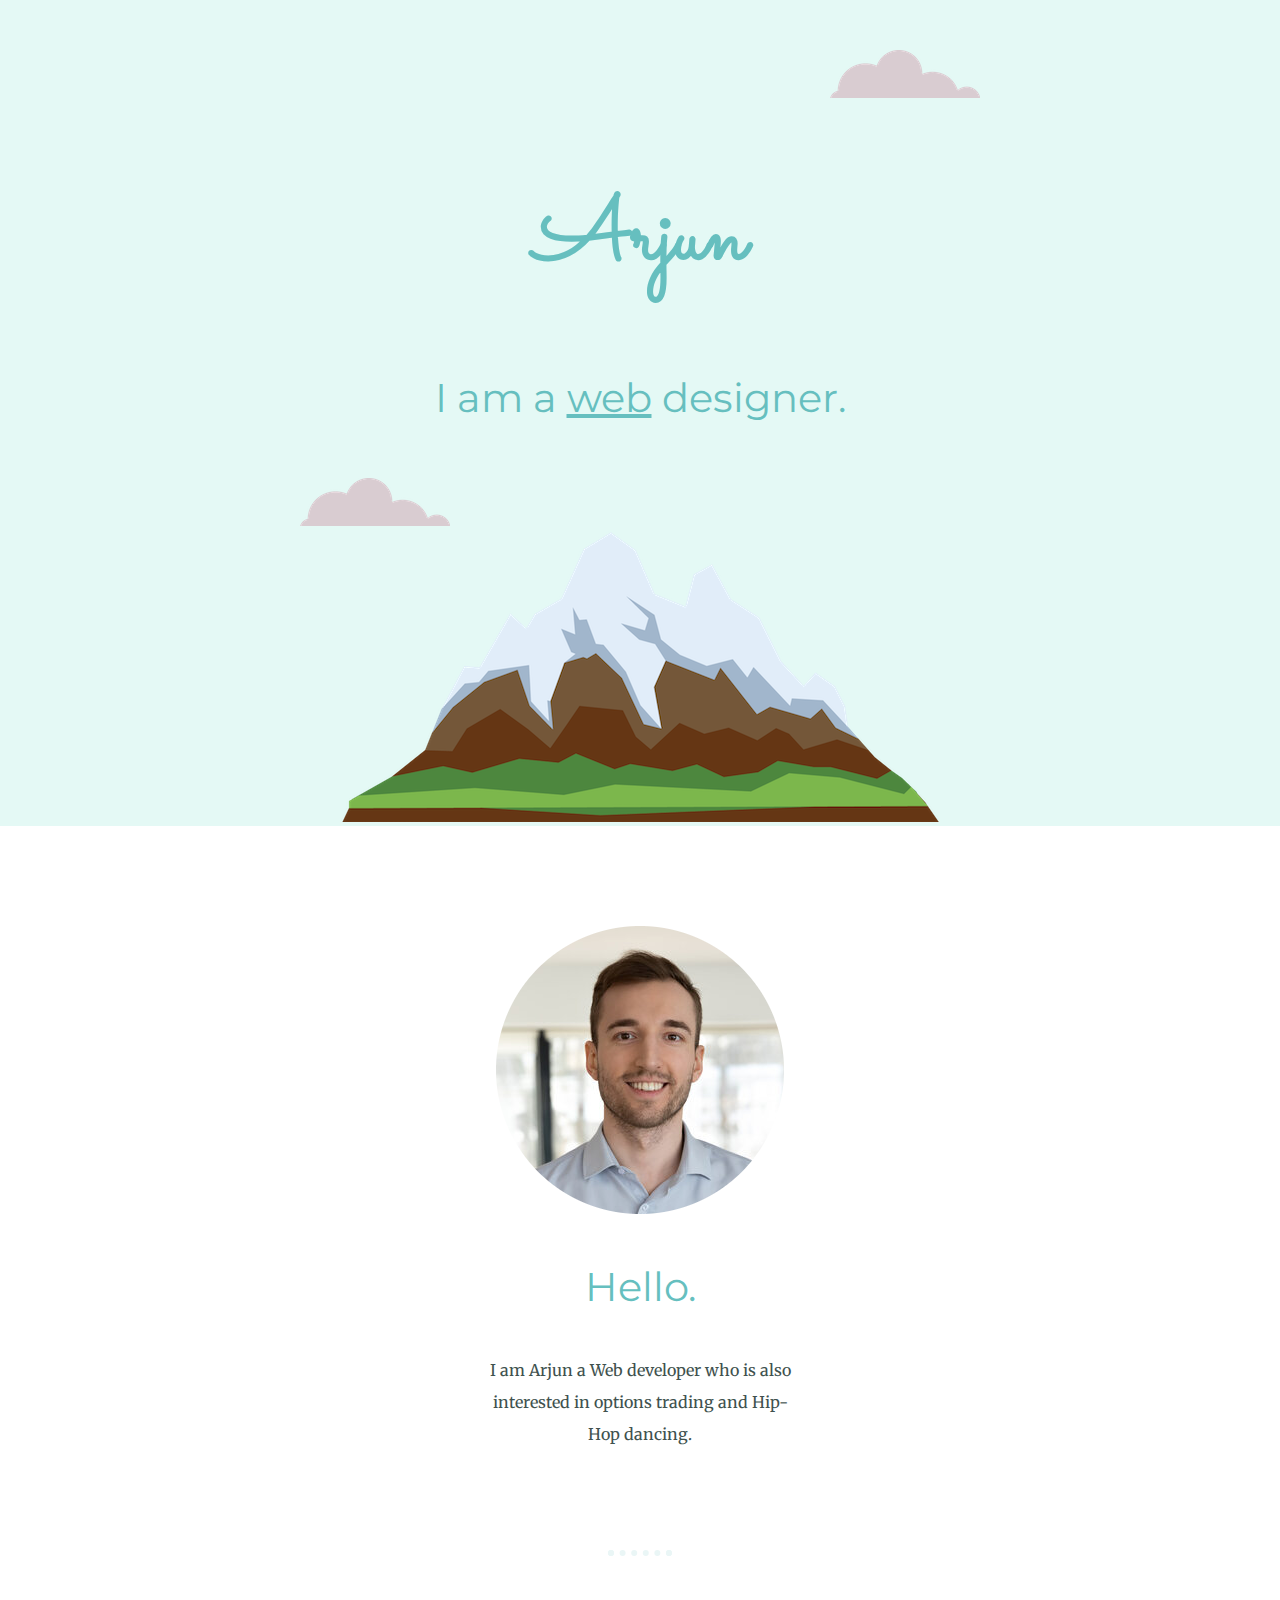
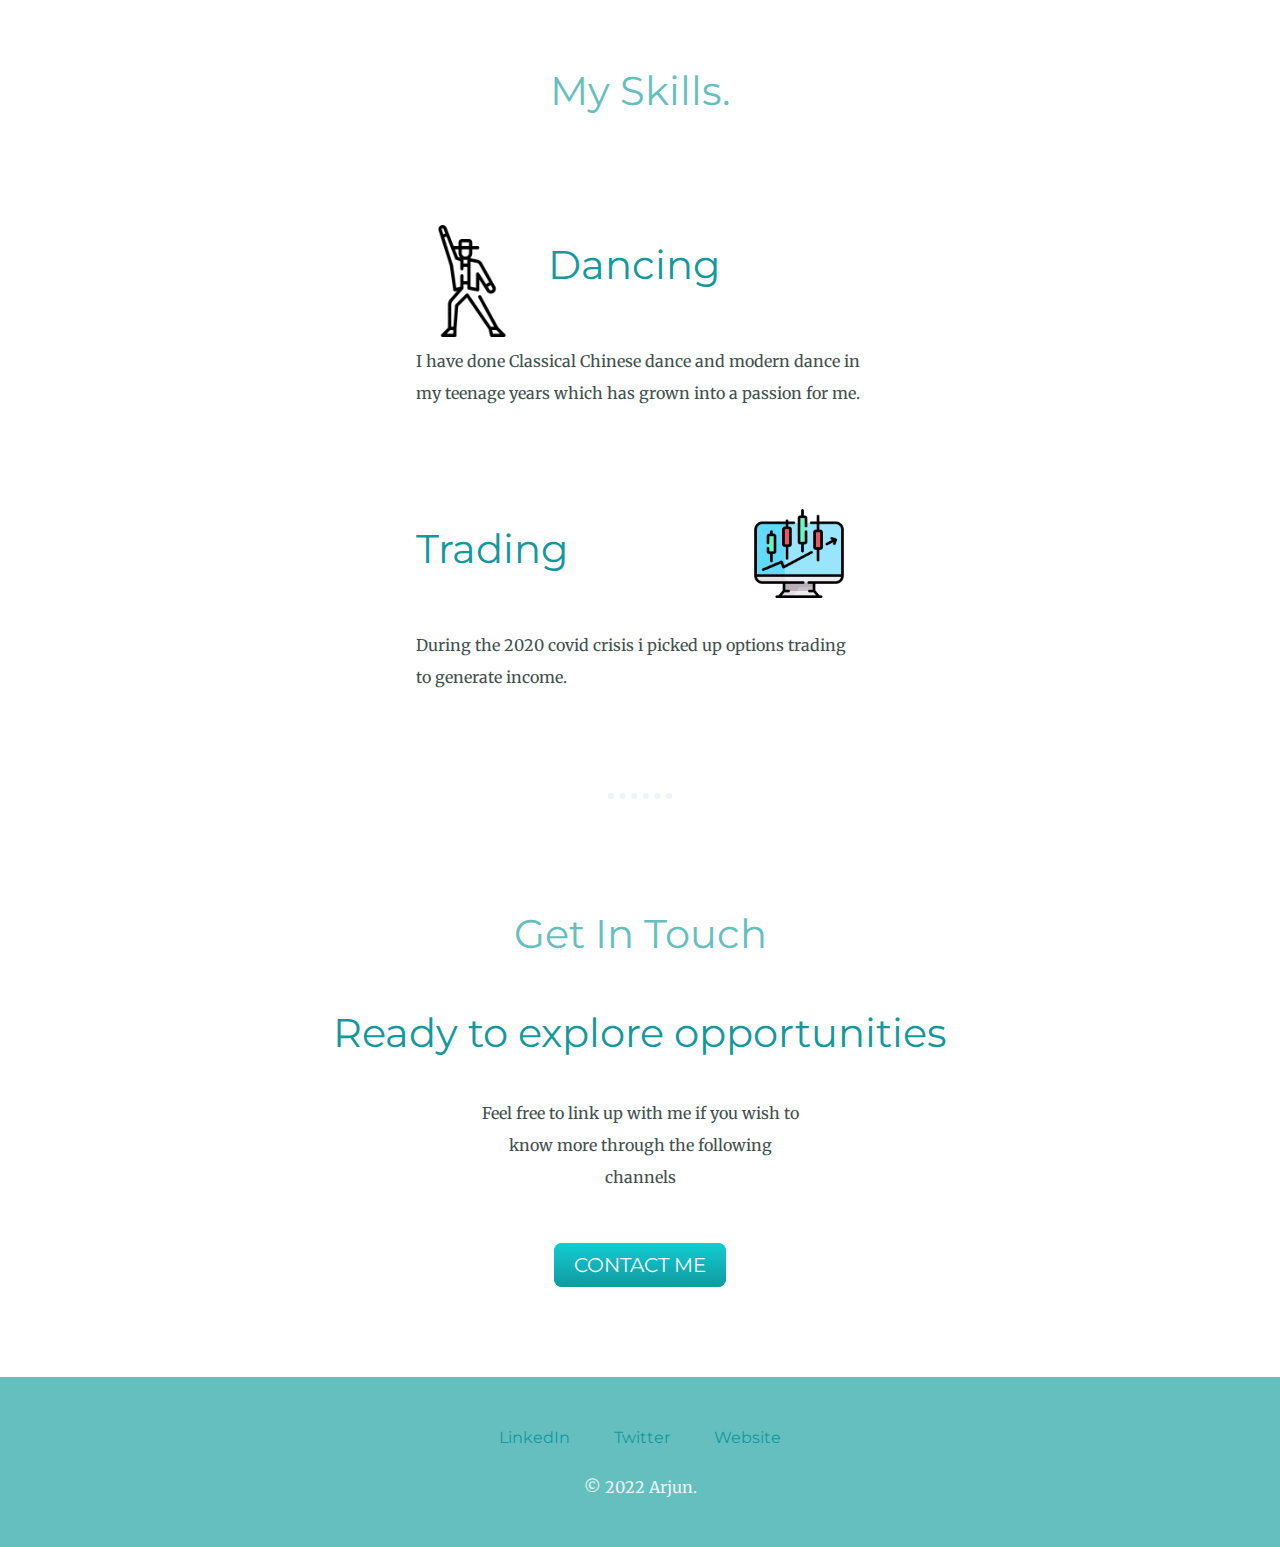
<file: Finalproject/CSS My site/index.html>
<!DOCTYPE html>
<html lang="en">    
<head>
    <meta charset="UTF-8">
    <meta http-equiv="X-UA-Compatible" content="IE=edge">
    <meta name="viewport" content="width=device-width, initial-scale=1.0">

    <!--Favicon-->
    <link href="images/favicon.ico" rel="icon" type="image/x-icon" />

    <!--Custom CSS-->
    <link rel="stylesheet" href="CSS/styles.css">

    <!--Google Fonts-->
    <link rel="preconnect" href="https://fonts.googleapis.com">
    <link rel="preconnect" href="https://fonts.gstatic.com" crossorigin>
    <link href="https://fonts.googleapis.com/css2?family=Merriweather:ital,wght@0,300;0,400;
    0,700;0,900;1,300;1,400;1,700;1,900&family=Montserrat:ital,wght@0,100;0,200;0,300;0,400;0,500;0,600;
    0,700;0,800;0,900;1,100;1,200;1,300;1,400;1,500;1,600;1,700;1,800;1,900&family=Sacramento&display=swap" rel="stylesheet">

    <title>CSS My Site</title>
</head>
<body>
    <div class="top-container">
        <h1>Arjun</h1>
            <h2>I am a <span class="underline">web</span> designer.</h2>
            <img class="top-cloud" src="images/cloud.png" alt="cloud-img">
            <img class="bottom-cloud" src="images/cloud.png" alt="cloud-img">
            <img src="images/mountain.png" alt="mountain-img">
             
    </div>

    <div class="middle-container">
        <div class="profile">
          <img src="images/john-doe.png" alt="arjun-img">
          <h2>Hello.</h2>
          <p class="bio">I am Arjun a Web developer who is also interested in options trading and Hip-Hop dancing.</p>
        </div>
        <hr>
        <div class="skills">
          <h2>My Skills.</h2>
          <div class="skill-row">
            <img class="dance-img" src="images/dance.png" alt="Dancing">
            <h3>Dancing</h3>
            <p>I have done Classical Chinese dance and modern dance in my teenage years which has grown into a passion for me.</p>
          </div>
          <div class="skill-row">
            <img class="trade-img" src="images/stock.png" alt="Trading">
            <h3>Trading</h3>
            <p  class="trading-desc">During the 2020 covid crisis i picked up options trading to generate income.</p>
          </div>
        </div>
        <hr>
        <div class="contact-me">
          <h2>Get In Touch</h2>
          <h3>Ready to explore opportunities</h3>
          <p class="contact-message">Feel free to link up with me if you wish to know more through the following channels</p>
          <a class="btn" href="mailto:name@email.com">CONTACT ME</a>
        </div>
    </div>
      
      
    <div class="bottom-container">
        <a class="footer-link" href="https://www.linkedin.com/">LinkedIn</a>
        <a class="footer-link" href="https://twitter.com/">Twitter</a>
        <a class="footer-link" href="https://www.mages.edu.sg">Website</a>
        <p class="copyright">© 2022 Arjun.</p>
    </div>
    
</body>
</html>
</file>
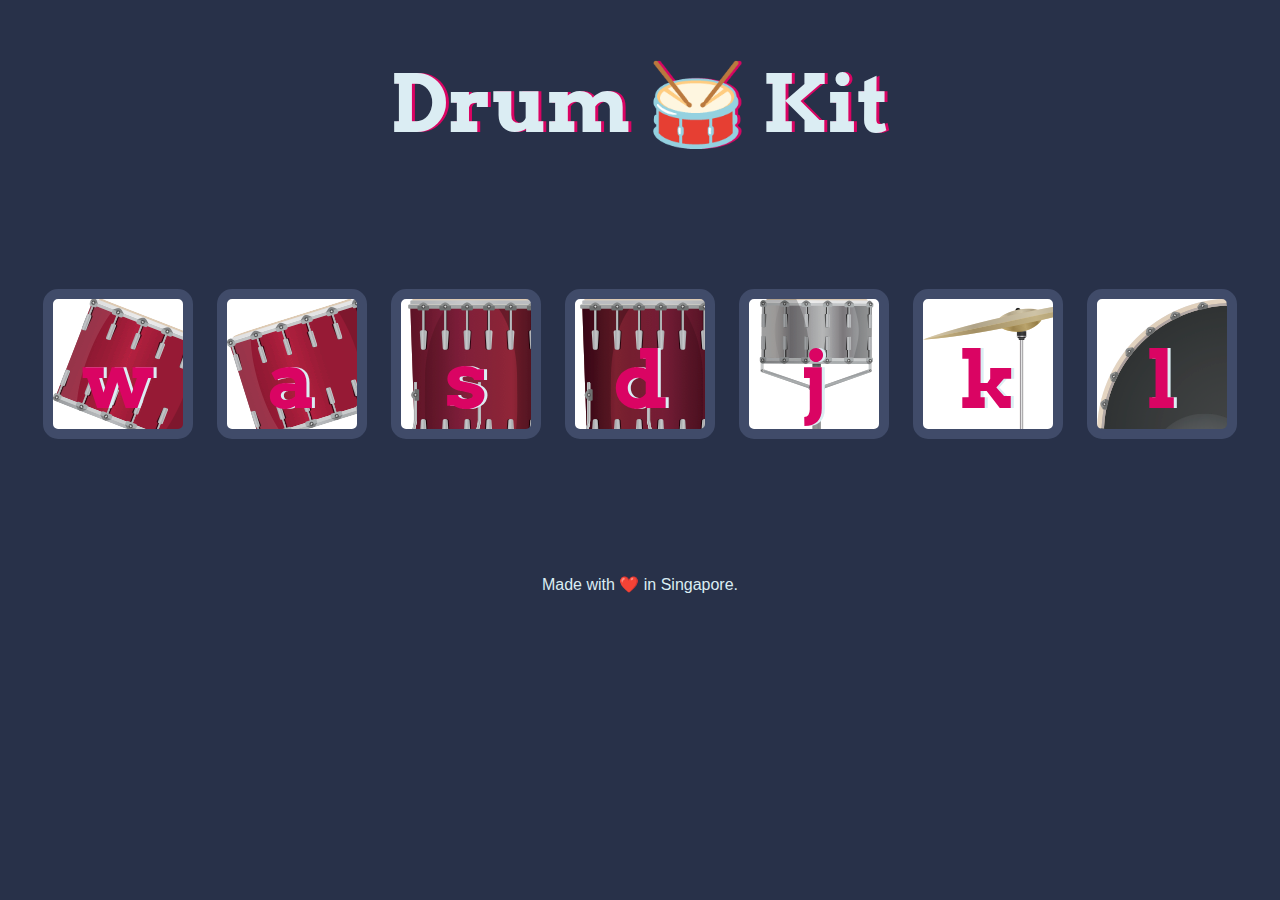
<file: Finalproject/drum/index.html>
<!DOCTYPE html>
<html lang="en" dir="ltr">

<head>
  <meta charset="utf-8">
  <title>Drum Kit</title>
  <link rel="stylesheet" href="styles.css">
  <link href="https://fonts.googleapis.com/css?family=Arvo" rel="stylesheet">
</head>

<body>

  <h1 id="title">Drum 🥁 Kit</h1>
  <div class="set">
    <button class="w drum">w</button>
    <button class="a drum">a</button>
    <button class="s drum">s</button>
    <button class="d drum">d</button>
    <button class="j drum">j</button>
    <button class="k drum">k</button>
    <button class="l drum">l</button>
  </div>


  <footer>
    Made with ❤️ in Singapore.
  </footer>
  <script src="index.js" charset="utf-8"></script>
</body>

</html>
</file>
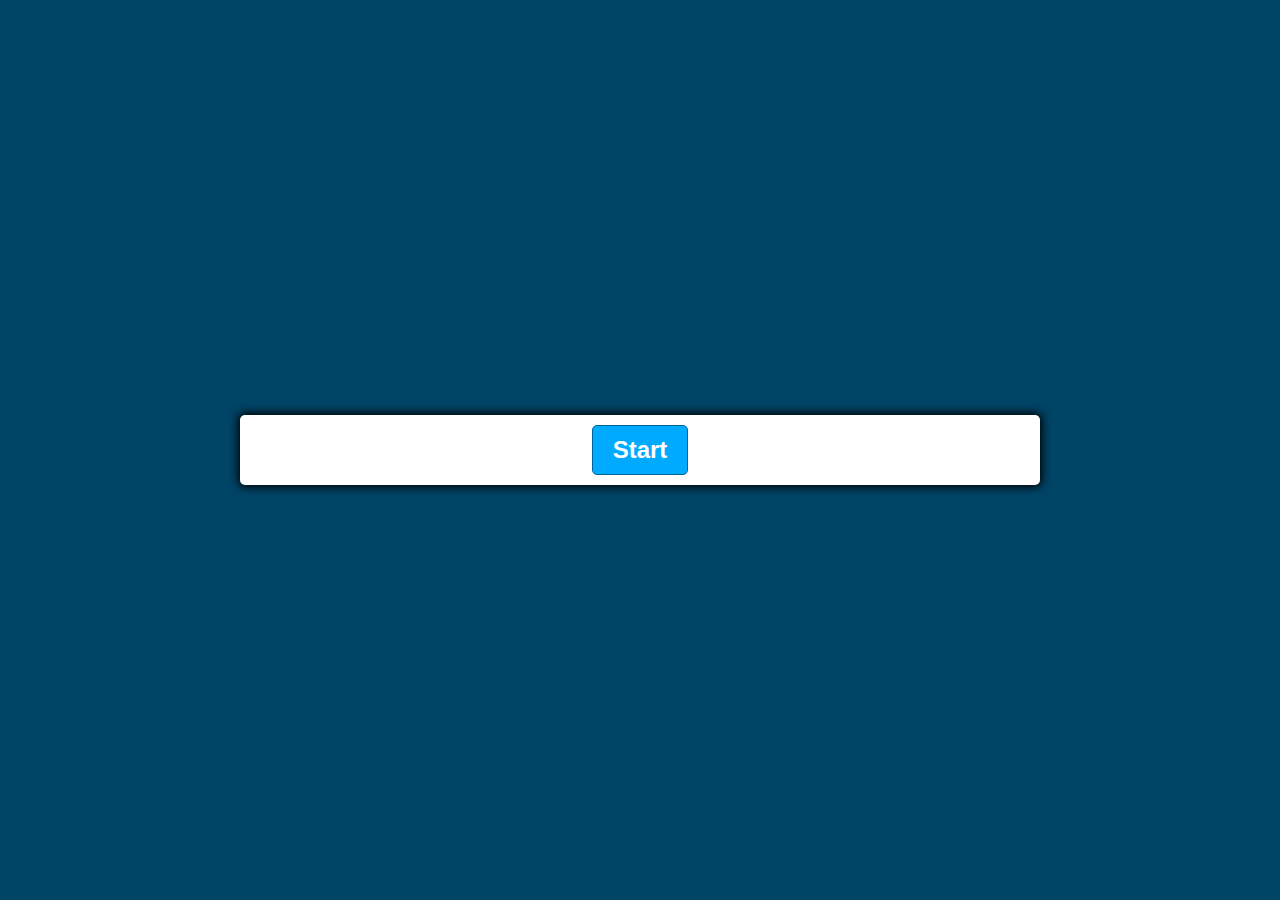
<file: Finalproject/quiz.html>
<!DOCTYPE html>
<html lang="en">
<head>
    <meta charset="UTF-8">
    <meta http-equiv="X-UA-Compatible" content="IE=edge">
    <meta name="viewport" content="width=device-width, initial-scale=1.0">
    <title>Quiz game</title>
    <!--custom css-->
    <link rel="stylesheet" href="css/quiz.css">
</head>
<body>
  <div class="container">
    <div id="question-container" class="hide">
      <div id="question">Question</div>
      <div id="answer-buttons" class="btn-grid">
        <button class="btn">Answer 1</button>
        <button class="btn">Answer 2</button>
        <button class="btn">Answer 3</button>
        <button class="btn">Answer 4</button>
      </div>
    </div>
    <div class="controls">
      <button id="start-btn" class="start-btn btn">Start</button>
      <button id="next-btn" class="next-btn btn hide">Next</button>
    </div>
  </div>
<!--custom JS-->
<script src="quiz.js"></script>
</body>
</html>
</file>
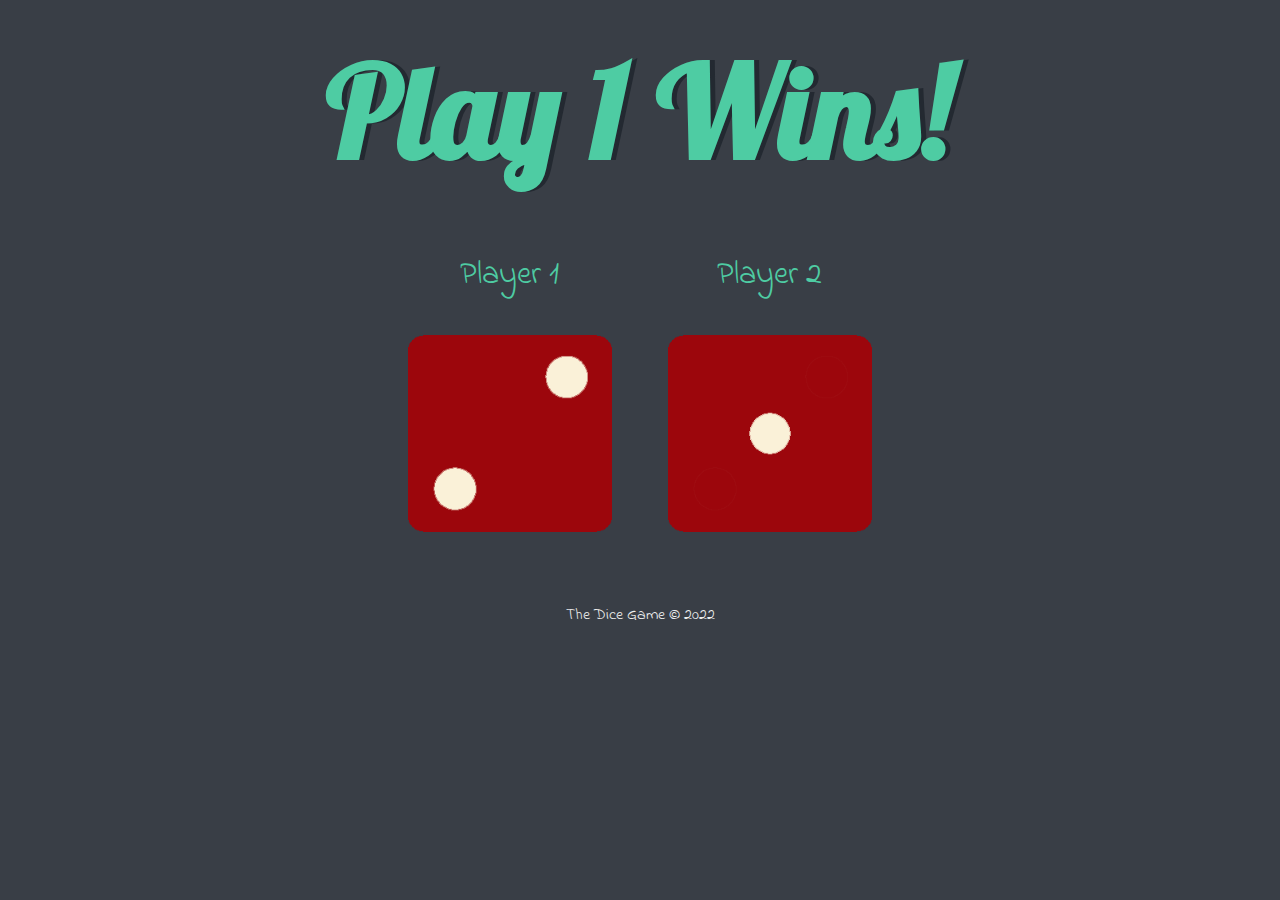
<file: Finalproject/dice/dicee.html>
<!DOCTYPE html>
<html lang="en" dir="ltr">
  <head>
    <meta charset="utf-8">
    <title>Dicee</title>
    <link rel="stylesheet" href="styles.css">
    <link href="https://fonts.googleapis.com/css?family=Indie+Flower|Lobster" rel="stylesheet">

  </head>
  <body>

    <div class="container">
      <h1>Refresh Me</h1>

      <div class="dice">
        <p>Player 1</p>
        <img class="img1" src="images/dice1.png">
      </div>

      <div class="dice">
        <p>Player 2</p>
        <img class="img2" src="images/dice2.png">
      </div>

    </div>

    <script src="script.js" charset="utf-8"></script>
  </body>

  <footer>
    The Dice Game © 2022
  </footer>
</html>
</file>
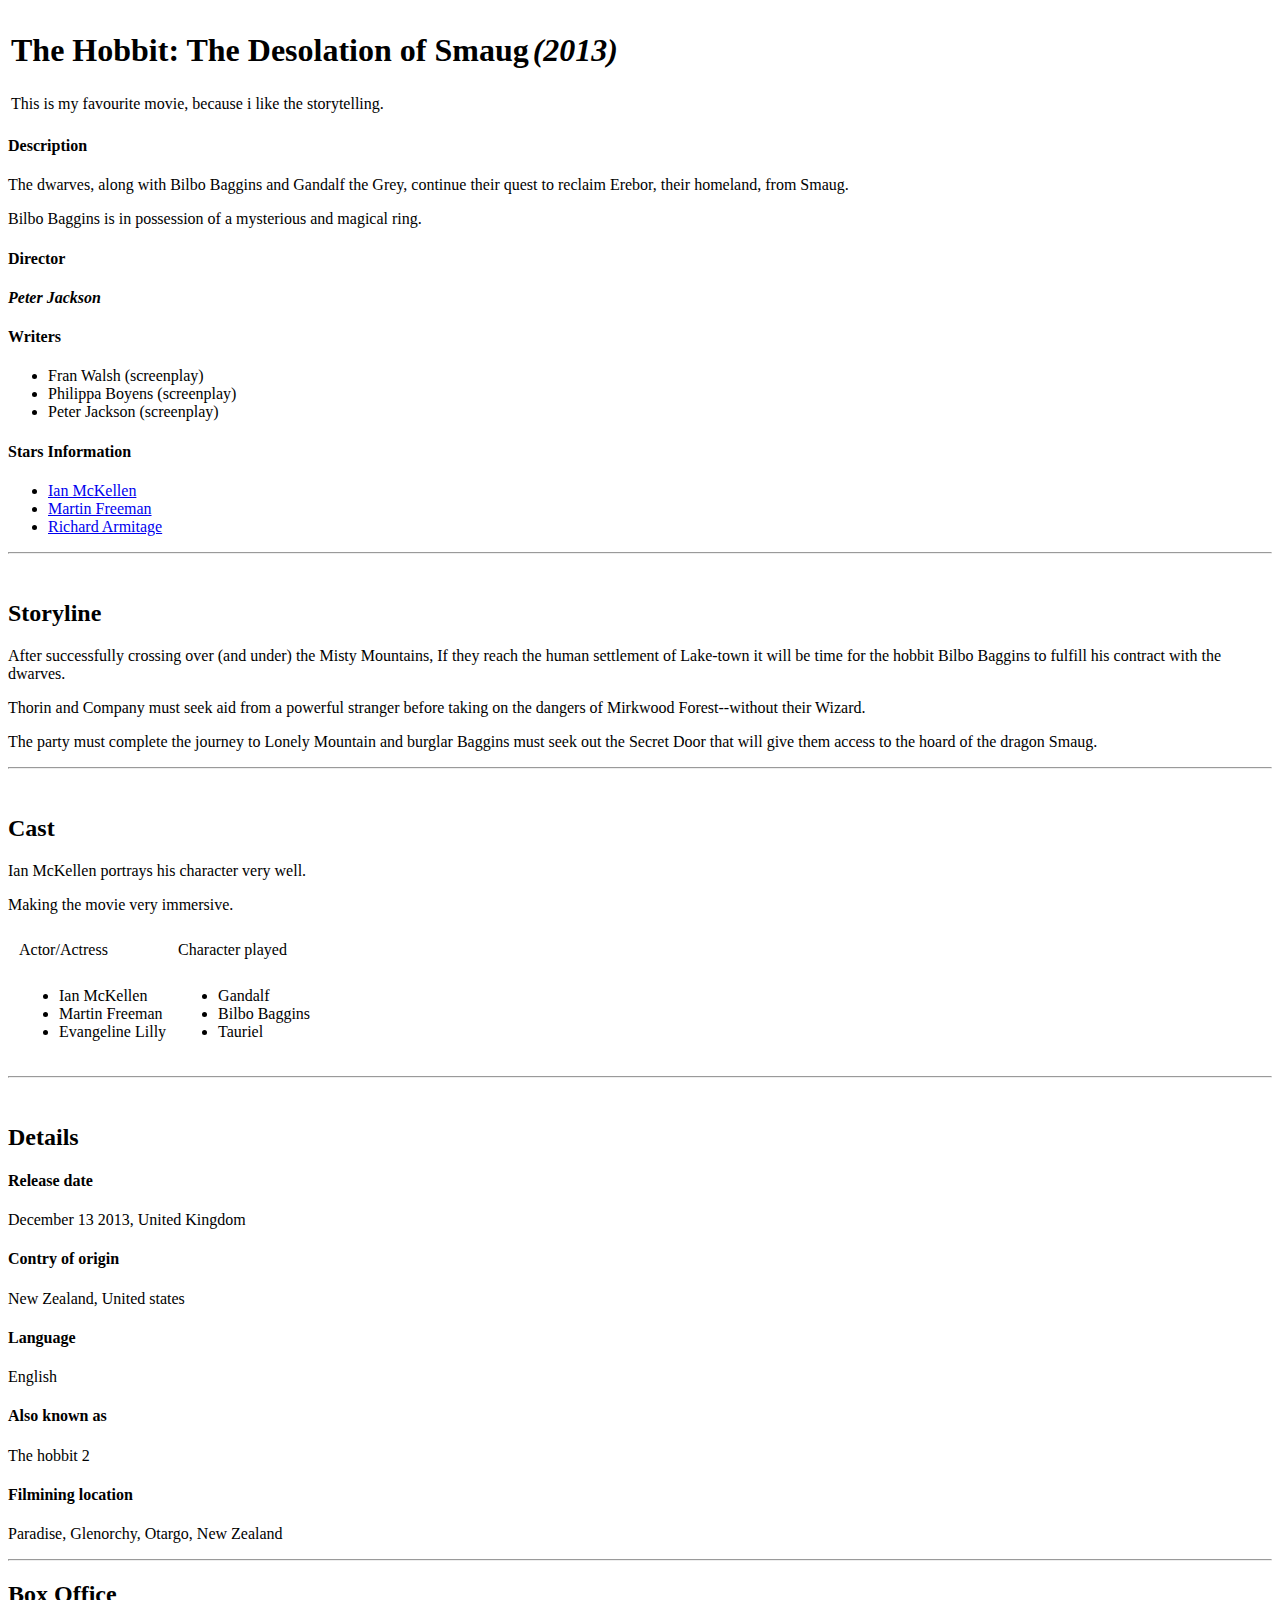
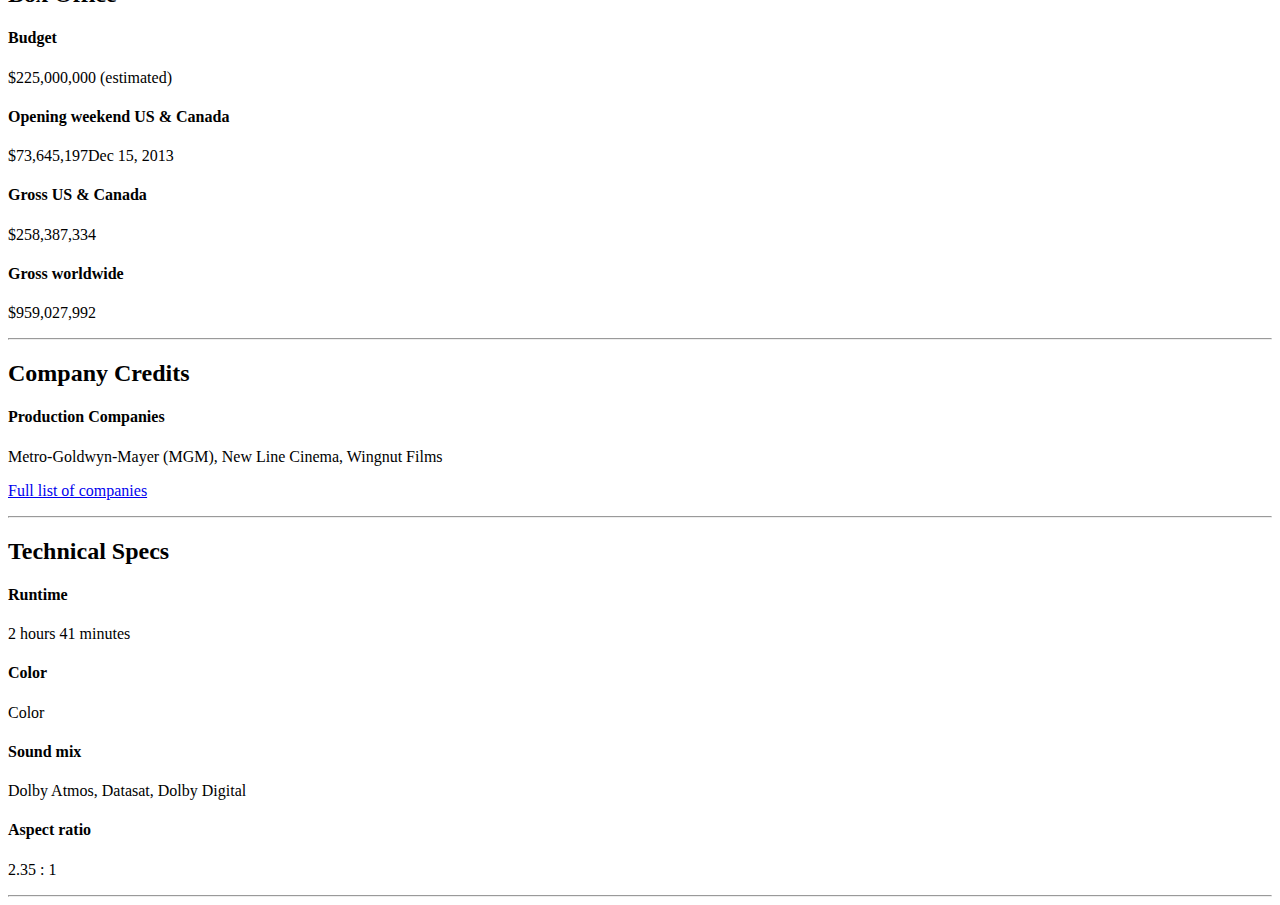
<file: Finalproject/Html Assignment 1/favouriteMovie.html>
<!DOCTYPE html>
<html lang="en">
<head>
    <meta charset="UTF-8">
    <meta http-equiv="X-UA-Compatible" content="IE=edge">
    <meta name="viewport" content="width=device-width, initial-scale=1.0">
    <title>The Hobbit: The Desolation of Smaug</title>
</head>
<body>
<!--header-->
    <header>
        <table>       
            <tr>
                <td><h1>The Hobbit: The Desolation of Smaug</h1></td>
                <td><h1><em>&#40;2013&#41;</em></h1></td>
            </tr>
            <tr>
                <td>This is my favourite movie, because i like the storytelling.</td>    
            </tr>
        </table>
        <h4>Description</h4>
        <p>The dwarves, along with Bilbo Baggins and Gandalf the Grey, continue their quest to reclaim Erebor, their homeland, from Smaug.</p>
        <p>Bilbo Baggins is in possession of a mysterious and magical ring.</p>
        <h4>Director</h4>
        <P><em><strong>Peter Jackson</strong></em></P>
        <h4>Writers</h4>
        <ul>
            <li>Fran Walsh (screenplay)</li>
            <li>Philippa Boyens (screenplay)</li>
            <li>Peter Jackson (screenplay)</li>
        </ul>
        <h4>Stars Information</h4>
        <ul>
            <li><a href="https://www.imdb.com/name/nm0005212/?ref_=tt_ov_st"target="_blank">Ian McKellen</a></li>
            <li><a href="https://www.imdb.com/name/nm0293509/?ref_=tt_ov_st"target="_blank">Martin Freeman</a></li>
            <li><a href="https://www.imdb.com/name/nm0035514/?ref_=tt_ov_st"target="_blank">Richard Armitage</a></li>
        </ul>
        <hr><br>
    </header>
 <!--storyline-->
    <h2>Storyline</h2>
    <p>After successfully crossing over (and under) the Misty Mountains, If they reach the human settlement of Lake-town it will be time for the hobbit Bilbo Baggins to fulfill his contract with the dwarves.</p>
    <p>Thorin and Company must seek aid from a powerful stranger before taking on the dangers of Mirkwood Forest--without their Wizard.</p>
    <p>The party must complete the journey to Lonely Mountain and burglar Baggins must seek out the Secret Door that will give them access to the hoard of the dragon Smaug.</p>
    <p></p>
    <hr><br>
<!--Cast-->
    <h2>Cast</h2>
    <p>Ian McKellen portrays his character very well.</p>
    <p>Making the movie very immersive.</p>
    <table cellspacing="10">
        <thead>
            <tr>
                <td>Actor/Actress</td>
                <td>Character played</td>
            </tr>
        </thead>
        <tbody>
            <tr>
                <td>
                    <ul>
                        <li>Ian McKellen</li>
                        <li>Martin Freeman</li>
                        <li>Evangeline Lilly</li>
                    </ul>
                </td>
                <td>
                    <ul>
                        <li>Gandalf</li>
                        <li>Bilbo Baggins</li>
                        <li>Tauriel</li>
                    </ul>
                </td>
            </tr>
        </tbody>
    </table><hr><br>
<!--Details-->
<section>
    <h2>Details</h2>
        <h4>Release date</h4>
        <p>December 13 2013, United Kingdom</p>
        <h4>Contry of origin</h4>
        <p>New Zealand, United states</p>
        <h4>Language</h4>
        <p>English</p>
        <h4>Also known as</h4>
        <P>The hobbit 2</P>
        <h4>Filmining location</h4>
        <p>Paradise, Glenorchy, Otargo, New Zealand</p>        
    <hr>
</section>
<!--Box Office--> 
<section>
    <h2>Box Office</h2>
        <h4>Budget</h4>
        <p>$225,000,000 (estimated)</p>
        <h4>Opening weekend US & Canada</h4>
        <p>$73,645,197Dec 15, 2013</p>
        <h4>Gross US & Canada</h4>
        <p>$258,387,334</p>
        <h4>Gross worldwide</h4>
        <p>$959,027,992</p>
    <hr>
</section>
<!--Company Credits-->
<section>
    <h2>Company Credits</h2>
        <h4>Production Companies</h4>
        <p>Metro-Goldwyn-Mayer (MGM), New Line Cinema, Wingnut Films</p>
        <p><a href="https://www.imdb.com/title/tt1170358/companycredits?ref_=tt_dt_co"target="_blank">Full list of companies</a></p>
    <hr>
</section>
<!--Technical Specs-->
<section>
    <h2>Technical Specs</h2>
    <h4>Runtime</h4>
    <p>2 hours 41 minutes</p>
    <h4>Color</h4>
    <p>Color</p>
    <h4>Sound mix</h4>
    <p>Dolby Atmos, Datasat, Dolby Digital</p>
    <h4>Aspect ratio</h4>
    <p>2.35 : 1</p>
<hr>
</section>

</body>
</html>
</file>
<file: Finalproject/CSS My site/CSS/styles.css>
.top-container {
    background-color: #E4F9F5;
    position: relative;
    padding-top: 100px;
}

.bottom-cloud {
    position: absolute;
    left: 300px;
    bottom: 300px;
}

.top-cloud {
    position: absolute;
    right: 300px;
    top: 50px;
}
        
body{
    margin: 0;
    text-align: center;
    font-family: 'Merriweather', serif;
    color: #40514E;
}

h1{ 
    font-family: 'Sacramento', cursive;    
    font-size: 90px;
    margin: 50px auto 0 auto;
    line-height: 2;
    color: #66BFBF;
}
    
h2{
    font-family: 'Montserrat', sans-serif;
    font-size: 40px;
    font-weight: normal;
    color: #66BFBF;
    padding: 10px;
}

h3{
    font-family: 'Montserrat', sans-serif;
    font-size: 40px;
    font-weight: normal;
    color: #11999E;
}

a {
    font-family: 'Montserrat', sans-serif;
    color: #11999E;
    margin: 10px 20px;
    text-decoration: none; 
}

a:hover {
    color: #EAF6F6;
}

p{
    line-height: 2;
}

.middle-container {
    margin: 100px 0;
}

.bottom-container {
    background-color: #66BFBF;
    padding: 50px 0 20px;
}
        
.bio {
    width: 25%;
    margin: 0 auto;
}
    
.skill-row{
    width: 35%;
    margin: 100px auto;
    text-align: left;
    line-height:2;
}

.underline {
    text-decoration: underline;
}

.dance-img {
    width: 25%;
    float: left;
    margin-right: 20px;
}

.trade-img {
    width: 20%;
    float: right;
    margin-right: 20px;
}

.trading-desc {
     clear: left;
}

.contact-message {
    width: 25%;
    margin: 40px auto 60px;
}

.copyright {
    color: #EAF6F6;
    font-size: 16px;
    padding: 8px 0;
}

hr {
    border: dotted #EAF6F6 6px;
    border-bottom: none;
    width: 4%;
    margin: 100px auto;
}

.btn {
    background: #11cdd4;
    background-image: -webkit-linear-gradient(top, #11cdd4, #11999e);
    background-image: -moz-linear-gradient(top, #11cdd4, #11999e);
    background-image: -ms-linear-gradient(top, #11cdd4, #11999e);
    background-image: -o-linear-gradient(top, #11cdd4, #11999e);
    background-image: linear-gradient(to bottom, #11cdd4, #11999e);
    -webkit-border-radius: 8;
    -moz-border-radius: 8;
    border-radius: 8px;
    font-family: 'Montserrat', sans-serif;
    color: #ffffff;
    font-size: 20px;
    padding: 10px 20px 10px 20px;
    text-decoration: none;
  }
  
  .btn:hover {
    background: #30e3cb;
    background-image: -webkit-linear-gradient(top, #30e3cb, #2bc4ad);
    background-image: -moz-linear-gradient(top, #30e3cb, #2bc4ad);
    background-image: -ms-linear-gradient(top, #30e3cb, #2bc4ad);
    background-image: -o-linear-gradient(top, #30e3cb, #2bc4ad);
    background-image: linear-gradient(to bottom, #30e3cb, #2bc4ad);
    text-decoration: none;
  }
</file>
<file: Finalproject/drum/styles.css>
body {
  text-align: center;
  background-color: #283149;
}

h1 {
  font-size: 5rem;
  color: #DBEDF3;
  font-family: "Arvo", cursive;
  text-shadow: 3px 0 #DA0463;

}

footer {
  color: #DBEDF3;
  font-family: sans-serif;
}

.w {
 background-image:url(images/tom1.png);
}

.a {
  background-image:url(images/tom2.png);
}

.s {
  background-image:url(images/tom3.png);
}

.d {
  background-image:url(images/tom4.png);
}

.j {
  background-image:url(images/snare.png);
}

.k {
  background-image:url(images/crash.png);
}

.l {
  background-image:url(images/kick.png);
}

.set {
  margin: 10% auto;
}

.game-over {
  background-color: red;
  opacity: 0.8;
}

.pressed {
  box-shadow: 0 3px 4px 0 #DBEDF3;
  opacity: 0.5;
}

.red {
  color: red;
}

.drum {
  outline: none;
  border: 10px solid #404B69;
  font-size: 5rem;
  font-family: 'Arvo', cursive;
  line-height: 2;
  font-weight: 900;
  color: #DA0463;
  text-shadow: 3px 0 #DBEDF3;
  border-radius: 15px;
  display: inline-block;
  width: 150px;
  height: 150px;
  text-align: center;
  margin: 10px;
  background-color: white;
}
</file>
<file: Finalproject/css/quiz.css>
*, *::before, *::after {
box-sizing: border-box;
}

:root {
--hue-neutral: 200;
--hue-wrong: 0;
--hue-correct: 145;
}

body {
--hue: var(--hue-neutral);
padding: 0;
margin: 0;
display: flex;
width: 100vw;
height: 100vh;
justify-content: center;
align-items: center;
background-color: hsl(var(--hue), 100%, 20%);
}

body.correct {
--hue: var(--hue-correct);
}

body.wrong {
--hue: var(--hue-wrong);
}

.container {
width: 800px;
max-width: 80%;
background-color: white;
border-radius: 5px;
padding: 10px;
box-shadow: 0 0 10px 2px;
}

.btn-grid {
display: grid;
grid-template-columns: repeat(2, auto);
gap: 10px;
margin: 20px 0;
}

.btn {
--hue: var(--hue-neutral);
border: 1px solid hsl(var(--hue), 100%, 30%);
background-color: hsl(var(--hue), 100%, 50%);
border-radius: 5px;
padding: 5px 10px;
color: white;
outline: none;
}

.btn:hover {
border-color: black;
}

.btn.correct {
--hue: var(--hue-correct);
color: black;
}

.btn.wrong {
--hue: var(--hue-wrong);
}

.start-btn, .next-btn {
font-size: 1.5rem;
font-weight: bold;
padding: 10px 20px;
}

.controls {
display: flex;
justify-content: center;
align-items: center;
}

.hide {
display: none;
}
</file>
<file: Finalproject/dice/styles.css>
.container {
  width: 70%;
  margin: auto;
  text-align: center;
}

.dice {
  text-align: center;
  display: inline-block;

}

body {
  background-color: #393E46;
}

h1 {
  margin: 30px;
  font-family: 'Lobster', cursive;
  text-shadow: 5px 0 #232931;
  font-size: 8rem;
  color: #4ECCA3;
}

p {
  font-size: 2rem;
  color: #4ECCA3;
  font-family: 'Indie Flower', cursive;
}

img {
  width: 80%;
}

footer {
  margin-top: 5%;
  color: #EEEEEE;
  text-align: center;
  font-family: 'Indie Flower', cursive;

}
</file>
